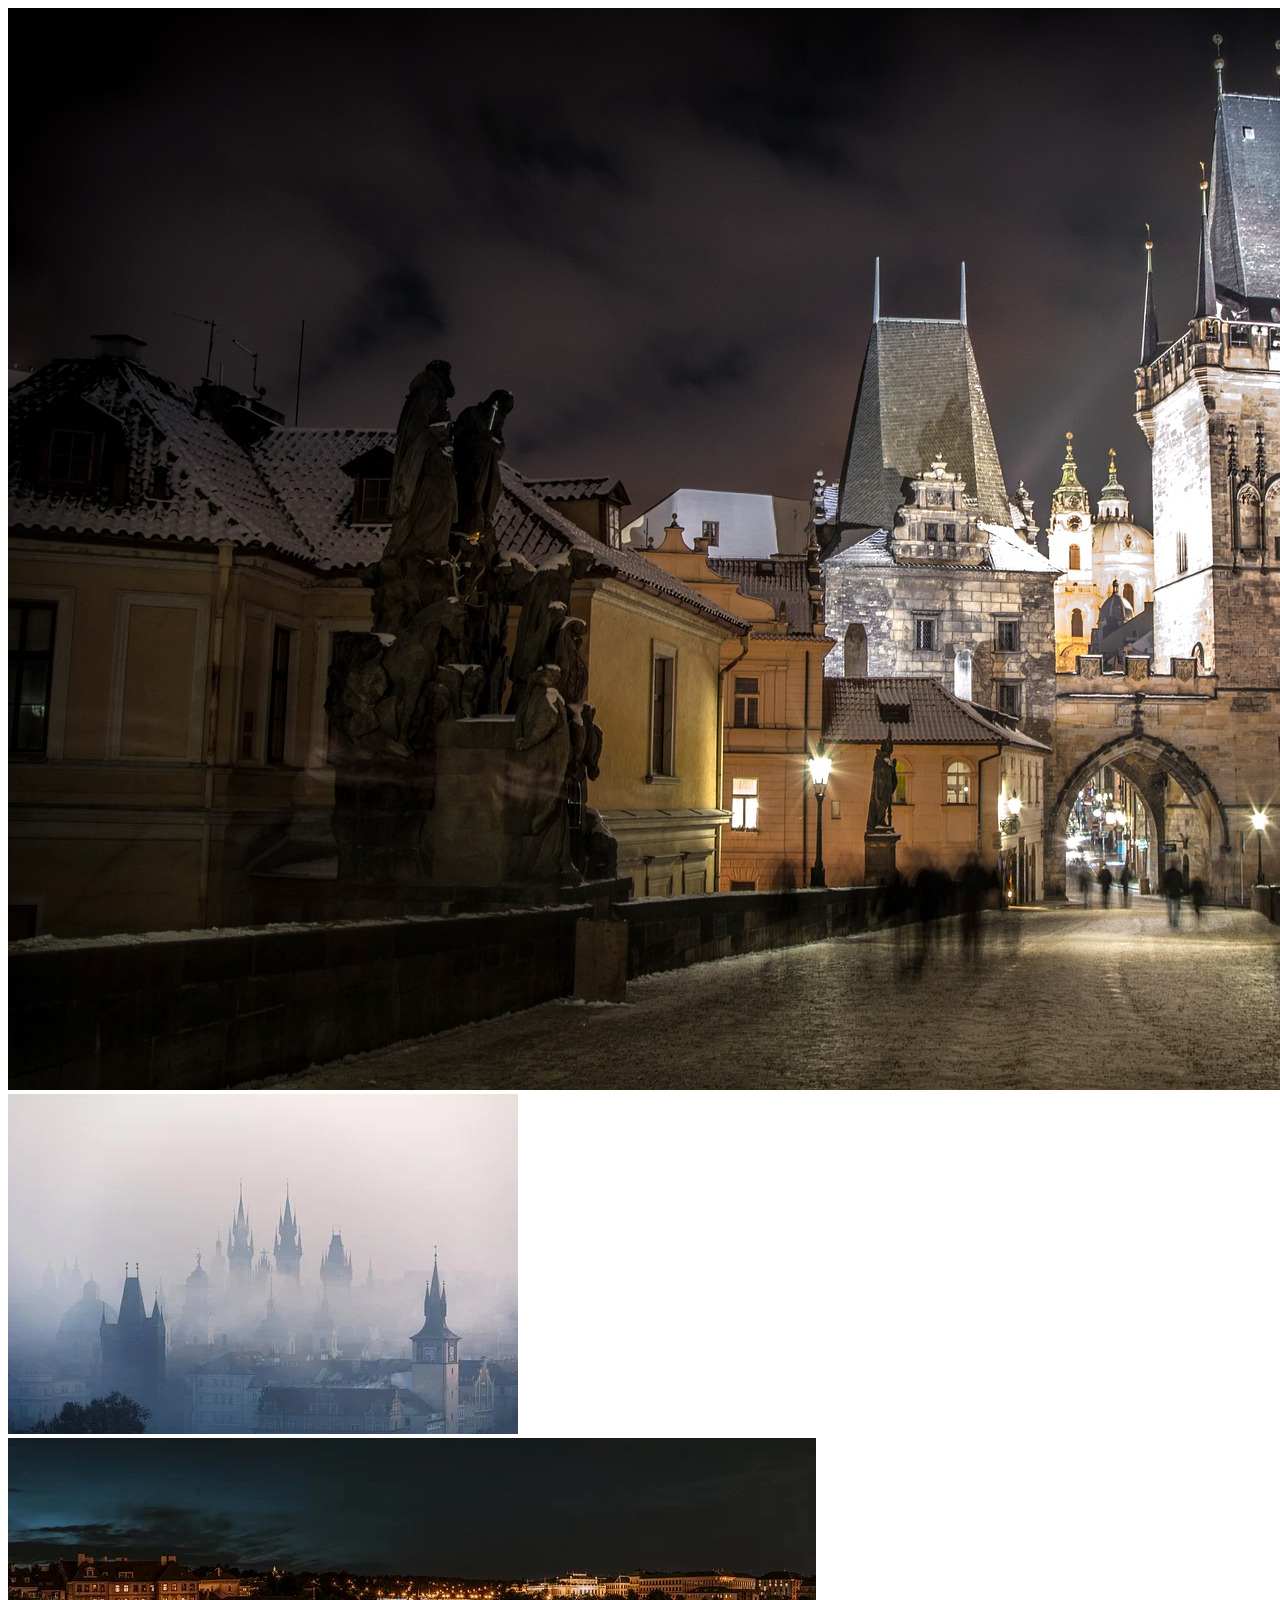
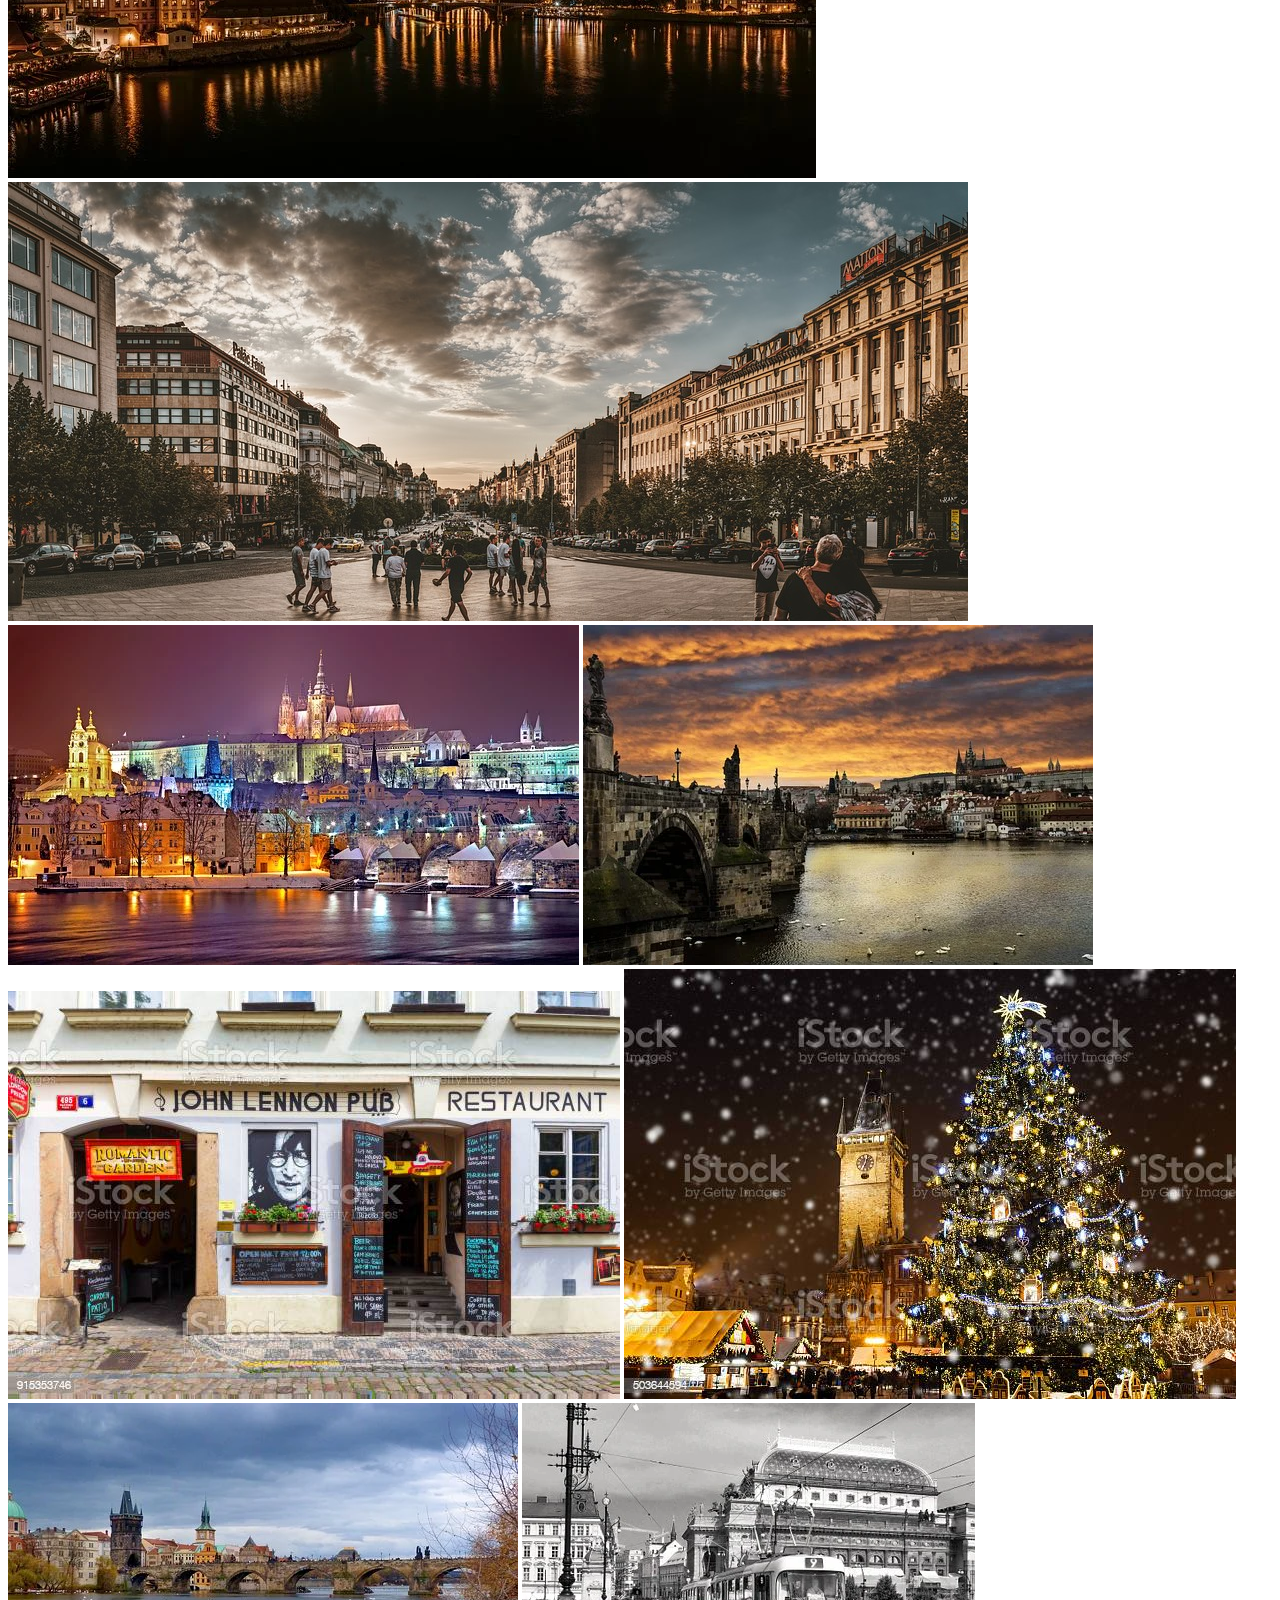
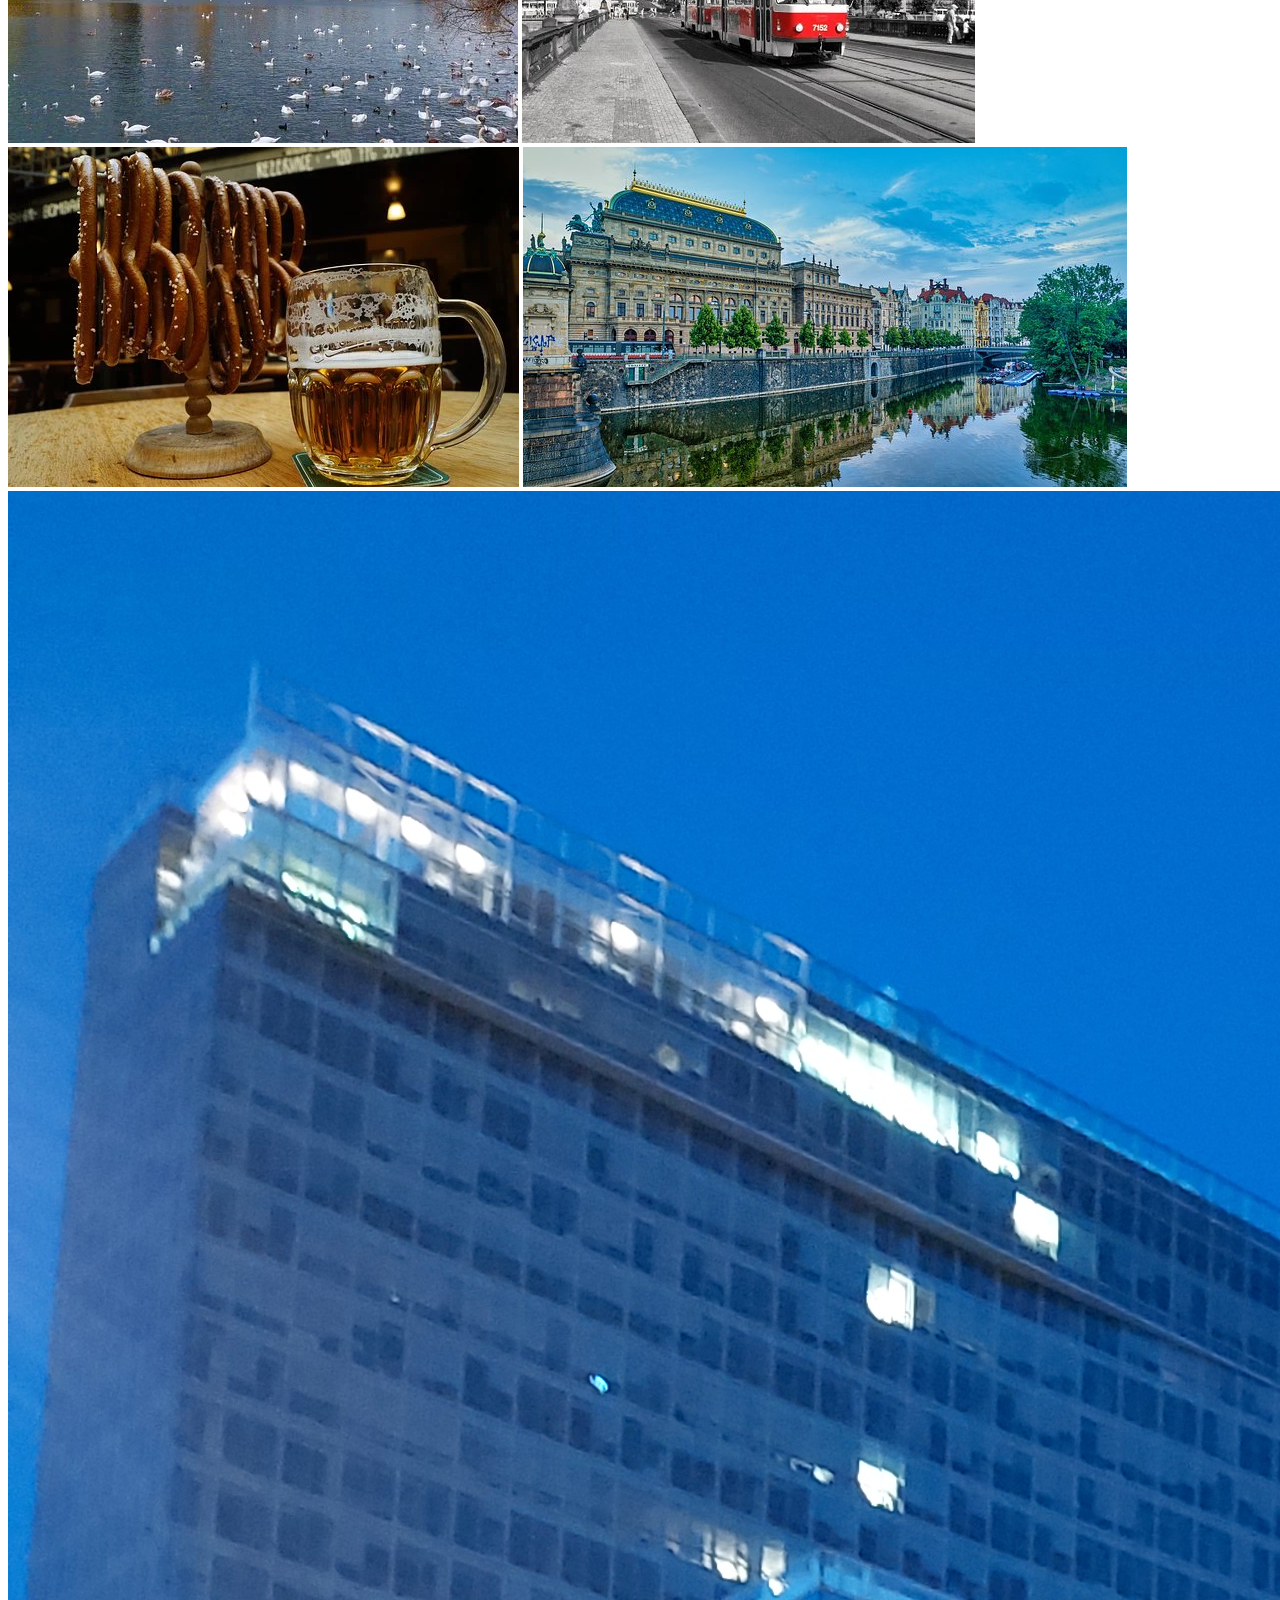
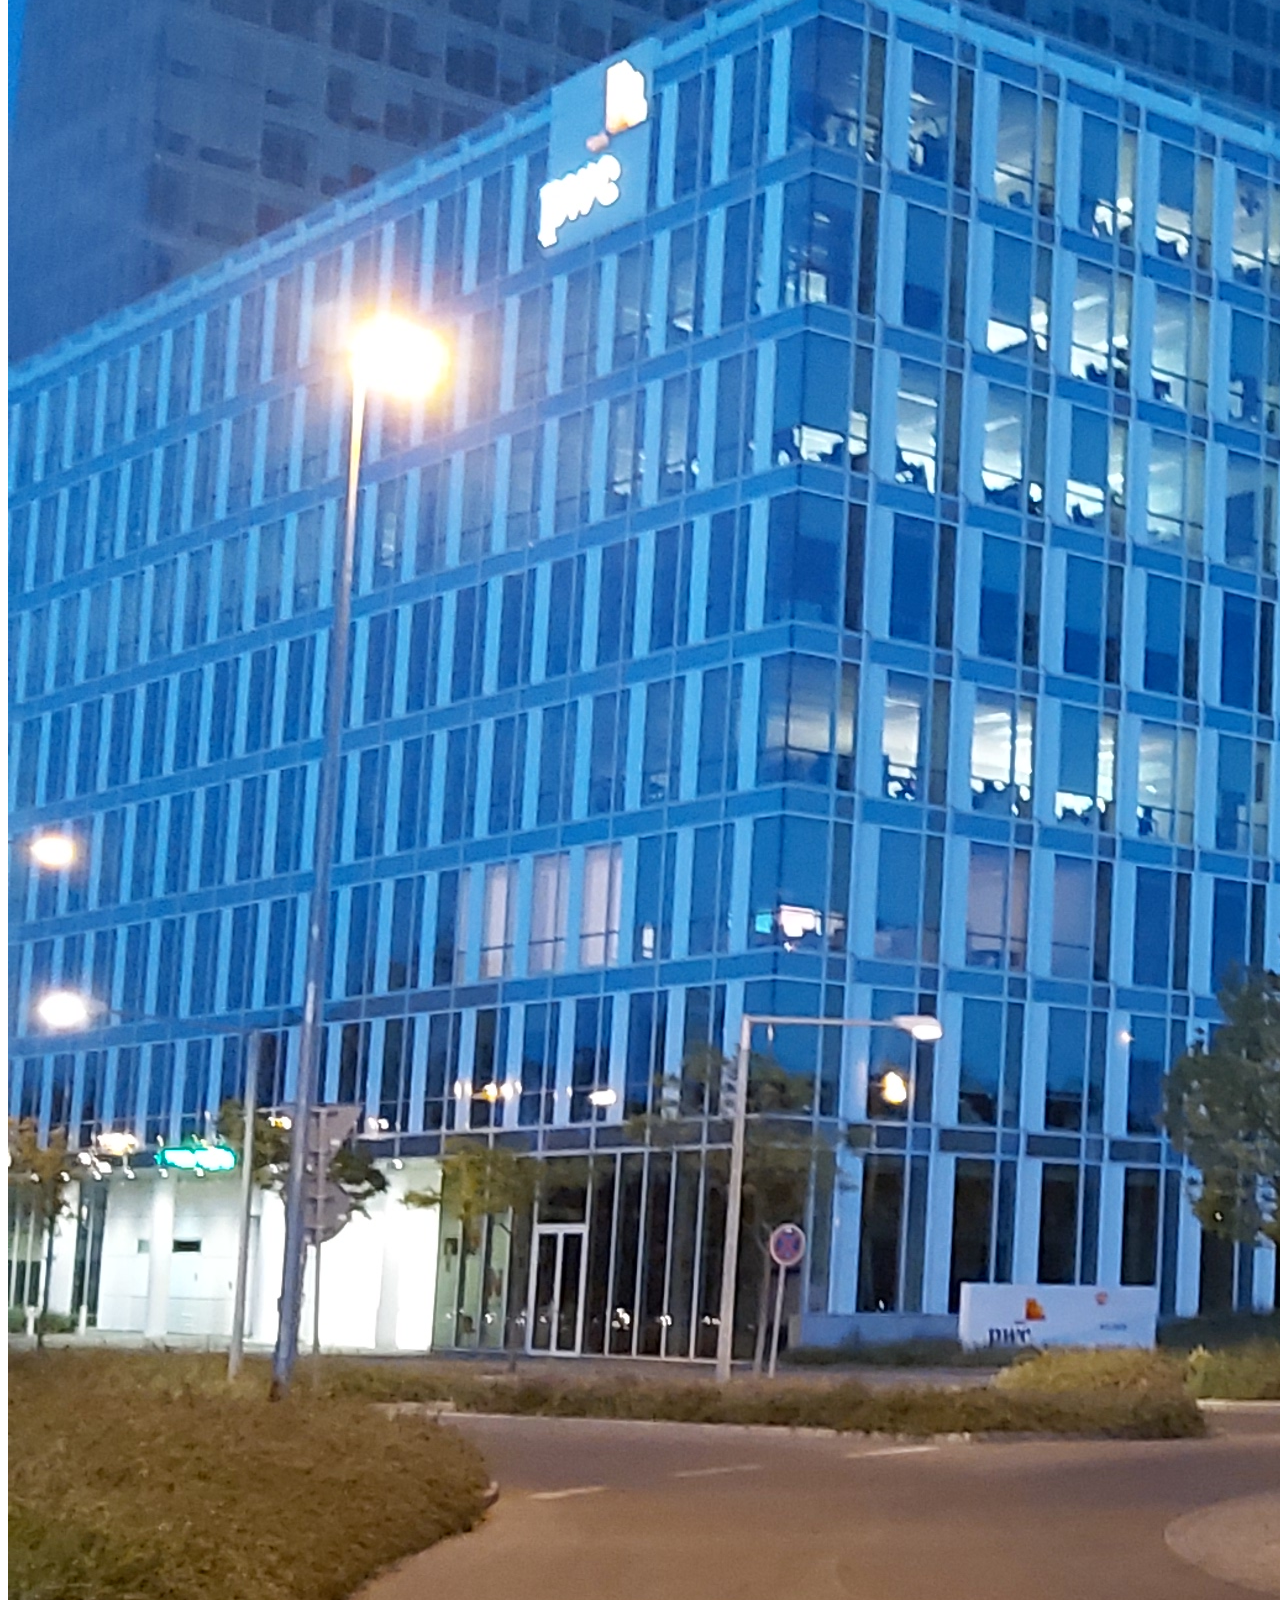
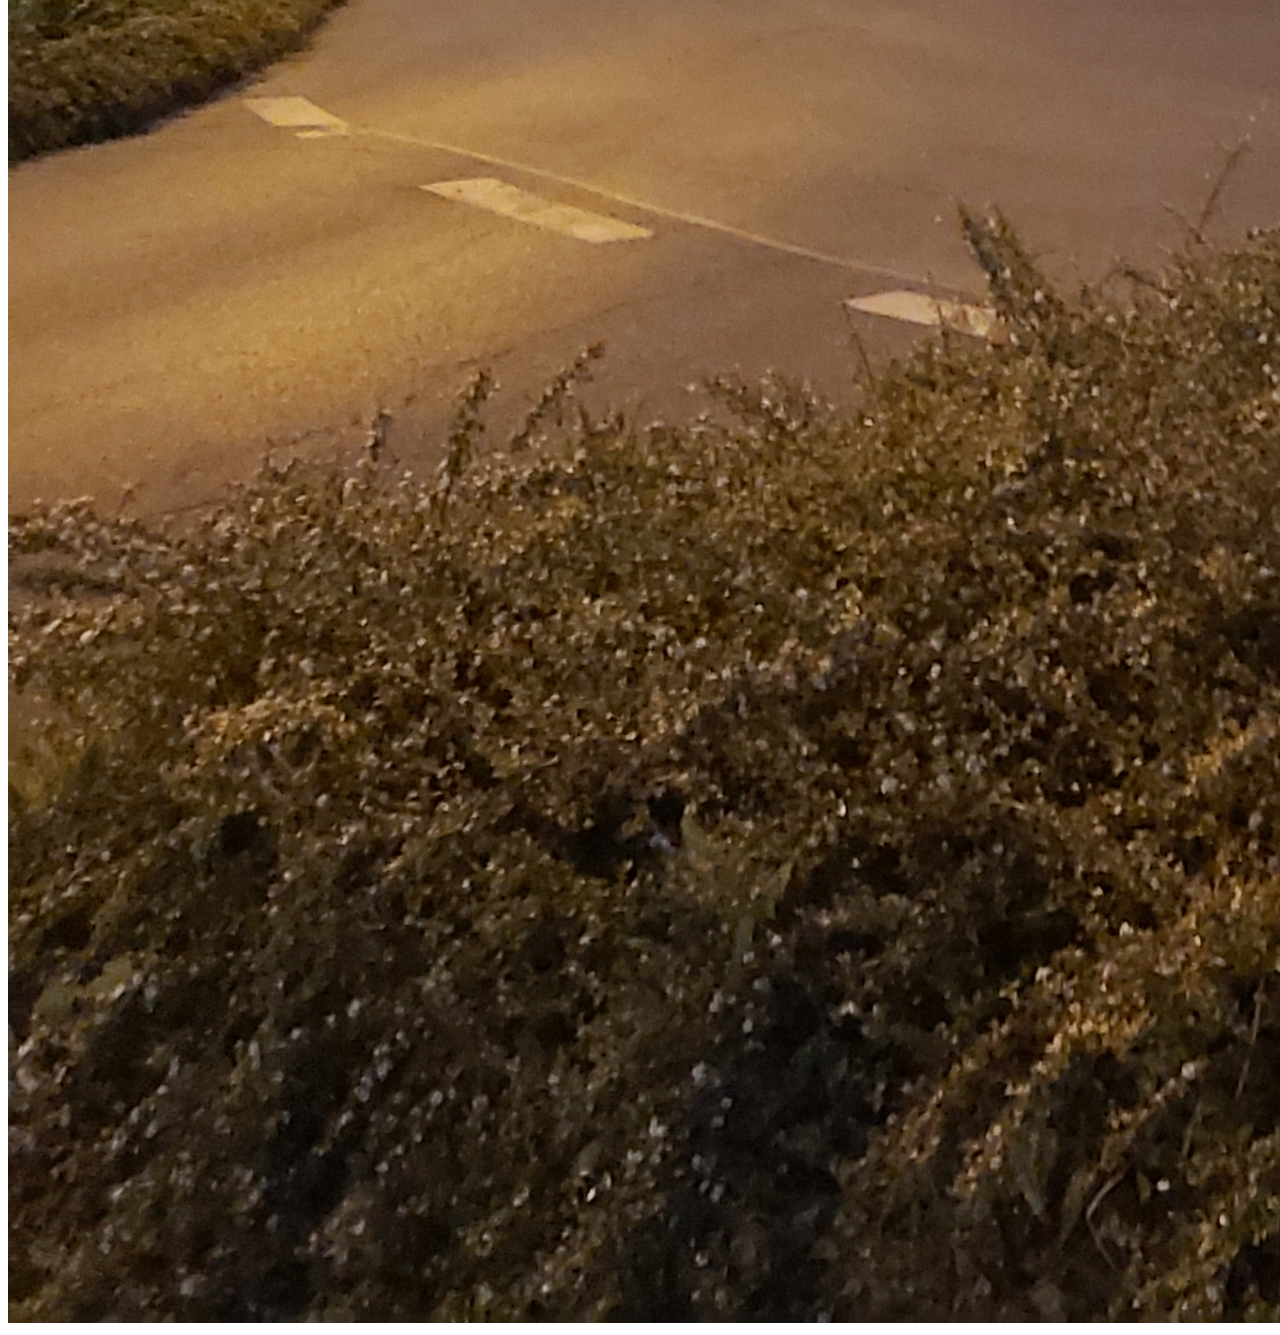
<file: others/photogallery/index.html>
<!DOCTYPE html>
<html lang="">
<head>
    <meta charset="utf-8">
    <meta name="viewport" content="width=device-width, initial-scale=1.0">
    <title></title>
    <link rel="stylesheet" href="css/lightbox.min.css">
    
<link rel="stylesheet" href="">
<script src="lightbox-plus-jquery.min.js"></script>

</head>

<body>
   
   <a href="img/praha.jpg" data-lightbox="mygallery" data-title="nazev"><img src="img/praha.jpg" alt=""></a>
   <a href="img/praha2.webp" data-lightbox="mygallery" data-title="nazev"><img src="img/praha2.webp" alt=""></a>
   <a href="img/praha3.webp" data-lightbox="mygallery" data-title="nazev"><img src="img/praha3.webp" alt=""></a>
   <a href="img/praha4.jpg" data-lightbox="mygallery" data-title="nazev"><img src="img/praha4.jpg" alt=""></a>
   <a href="img/praha5.webp" data-lightbox="mygallery" data-title="nazev"><img src="img/praha5.webp" alt=""></a>
   <a href="img/praha6.webp" data-lightbox="mygallery" data-title="nazev"><img src="img/praha6.webp" alt=""></a>
   <a href="img/praha7.jpg" data-lightbox="mygallery" data-title="nazev"><img src="img/praha7.jpg" alt=""></a>
   <a href="img/praha8.jpg" data-lightbox="mygallery" data-title="nazev"><img src="img/praha8.jpg" alt=""></a>
   <a href="img/praha9.webp" data-lightbox="mygallery" data-title="nazev"><img src="img/praha9.webp" alt=""></a>
   <a href="img/praha10.webp" data-lightbox="mygallery" data-title="nazev"><img src="img/praha10.webp" alt=""></a>
   <a href="img/praha11.webp" data-lightbox="mygallery" data-title="nazev"><img src="img/praha11.webp" alt=""></a>
   <a href="img/praha12.jpg" data-lightbox="mygallery" data-title="nazev"><img src="img/praha12.jpg" alt=""></a>
   <a href="img/1.jpg" data-lightbox="mygallery" data-title="nazev"><img src="img/1.jpg" alt=""></a>
   
   
    

    
</body>
</html>
</file>
